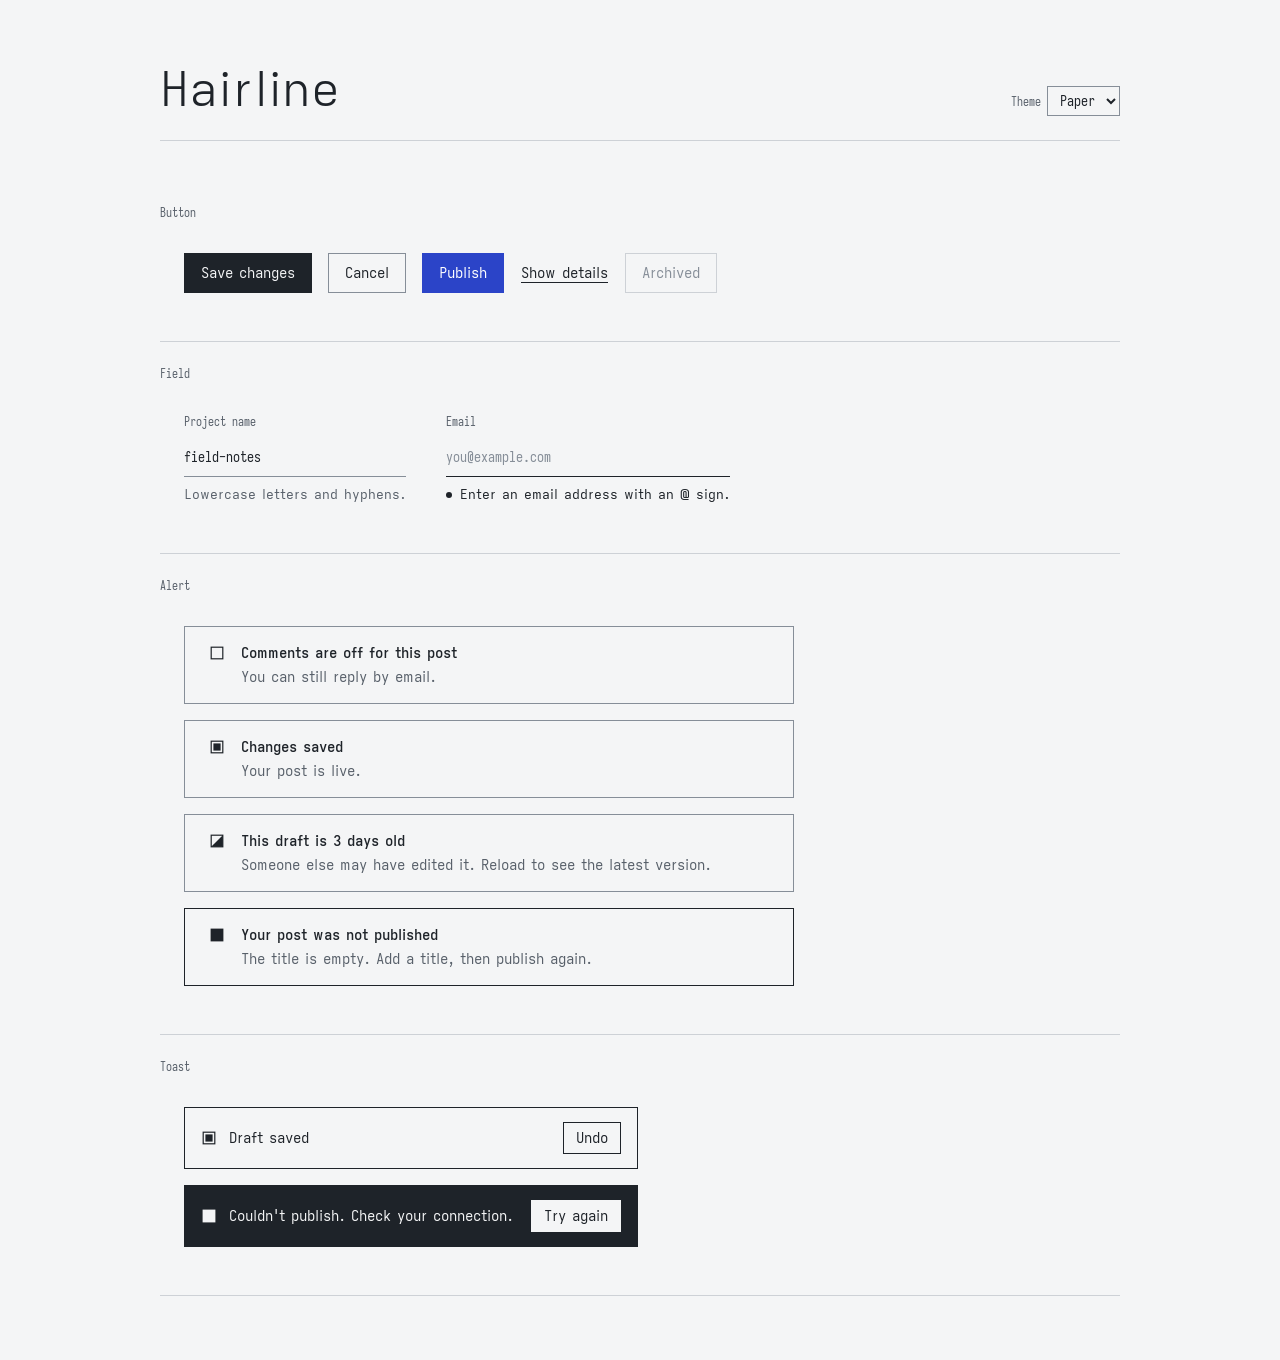
<file: docs/design-system/index.html>
<!doctype html>
<html lang="en"><head><meta charset="utf-8"><meta name="viewport" content="width=device-width, initial-scale=1">
<title>Hairline components</title>
<link rel="stylesheet" href="tokens.css"><link rel="stylesheet" href="components/bundle.css">
<style>
body{margin:0;background:var(--bg);color:var(--ink);font-family:var(--font-prose)}
main{max-width:960px;margin:0 auto;padding:64px 40px}
header{display:flex;justify-content:space-between;align-items:baseline;gap:16px;border-bottom:1px solid var(--line);padding-bottom:24px;margin-bottom:40px}
h1{font:var(--text-display);margin:0}
h2{font:var(--text-label);color:var(--ink-muted);margin:0 0 8px}
section{border-bottom:1px solid var(--line);padding:24px 0}
select{font:var(--text-code);background:var(--bg);color:var(--ink);border:1px solid var(--line-strong);border-radius:0;padding:4px 8px}
</style></head>
<body><main>
<header><h1>Hairline</h1>
<label style="font:var(--text-label);color:var(--ink-muted)">Theme
<select onchange="document.documentElement.dataset.theme=this.value"><option value="paper">Paper</option><option value="stark">Stark</option><option value="dark">Dark</option></select></label></header>
<section><h2>Button</h2><div style="display:flex;gap:16px;align-items:center;flex-wrap:wrap;padding:24px;background:var(--bg)">
  <button class="hl-button hl-button--primary">Save changes</button>
  <button class="hl-button">Cancel</button>
  <button class="hl-button hl-button--accent">Publish</button>
  <button class="hl-button hl-button--quiet">Show details</button>
  <button class="hl-button" disabled>Archived</button>
</div>
</section>
<section><h2>Field</h2><div style="display:flex;gap:40px;flex-wrap:wrap;padding:24px;background:var(--bg)">
  <label class="hl-field">
    <span class="hl-field__label">Project name</span>
    <input class="hl-field__input" value="field-notes">
    <span class="hl-field__help">Lowercase letters and hyphens.</span>
  </label>
  <label class="hl-field hl-field--error">
    <span class="hl-field__label">Email</span>
    <input class="hl-field__input" placeholder="you@example.com">
    <span class="hl-field__help">Enter an email address with an @ sign.</span>
  </label>
</div>
</section>
<section><h2>Alert</h2><div style="display:flex;flex-direction:column;gap:16px;padding:24px;background:var(--bg)">
  <div class="hl-alert" role="status"><svg class="hl-mark" viewBox="0 0 20 20" aria-hidden="true"><rect x="2.75" y="2.75" width="14.5" height="14.5" fill="none" stroke="currentColor" stroke-width="1.5"/></svg><div><div class="hl-alert__title">Comments are off for this post</div><div class="hl-alert__text">You can still reply by email.</div></div></div>
  <div class="hl-alert" role="status"><svg class="hl-mark" viewBox="0 0 20 20" aria-hidden="true"><rect x="2.75" y="2.75" width="14.5" height="14.5" fill="none" stroke="currentColor" stroke-width="1.5"/><rect x="5.5" y="5.5" width="9" height="9" fill="currentColor"/></svg><div><div class="hl-alert__title">Changes saved</div><div class="hl-alert__text">Your post is live.</div></div></div>
  <div class="hl-alert" role="status"><svg class="hl-mark" viewBox="0 0 20 20" aria-hidden="true"><rect x="2.75" y="2.75" width="14.5" height="14.5" fill="none" stroke="currentColor" stroke-width="1.5"/><path d="M2.75 17.25 L17.25 2.75 L17.25 17.25 Z" fill="currentColor"/></svg><div><div class="hl-alert__title">This draft is 3 days old</div><div class="hl-alert__text">Someone else may have edited it. Reload to see the latest version.</div></div></div>
  <div class="hl-alert hl-alert--error" role="alert"><svg class="hl-mark" viewBox="0 0 20 20" aria-hidden="true"><rect x="2" y="2" width="16" height="16" fill="currentColor"/></svg><div><div class="hl-alert__title">Your post was not published</div><div class="hl-alert__text">The title is empty. Add a title, then publish again.</div></div></div>
</div>
</section>
<section><h2>Toast</h2><div style="display:flex;flex-direction:column;gap:16px;padding:24px;background:var(--bg)">
  <div class="hl-toast" role="status"><div class="hl-toast__msg"><svg class="hl-mark" viewBox="0 0 20 20" aria-hidden="true"><rect x="2.75" y="2.75" width="14.5" height="14.5" fill="none" stroke="currentColor" stroke-width="1.5"/><rect x="5.5" y="5.5" width="9" height="9" fill="currentColor"/></svg><span>Draft saved</span></div><button class="hl-toast__action">Undo</button></div>
  <div class="hl-toast hl-toast--error" role="alert"><div class="hl-toast__msg"><svg class="hl-mark" viewBox="0 0 20 20" aria-hidden="true"><rect x="2" y="2" width="16" height="16" fill="currentColor"/></svg><span>Couldn't publish. Check your connection.</span></div><button class="hl-toast__action">Try again</button></div>
</div>
</section>
</main></body></html>
</file>
<file: docs/design-system/tokens.css>
/* Hairline — generated from tokens.json */

@font-face{font-family:"Iosevka";src:url("fonts/Iosevka-300.woff2") format("woff2");font-weight:300;font-style:normal;font-display:swap}
@font-face{font-family:"Iosevka";src:url("fonts/Iosevka-400.woff2") format("woff2");font-weight:400;font-style:normal;font-display:swap}
@font-face{font-family:"Iosevka";src:url("fonts/Iosevka-600.woff2") format("woff2");font-weight:600;font-style:normal;font-display:swap}
@font-face{font-family:"Iosevka Aile";src:url("fonts/IosevkaAile-300.woff2") format("woff2");font-weight:300;font-style:normal;font-display:swap}
@font-face{font-family:"Iosevka Aile";src:url("fonts/IosevkaAile-400.woff2") format("woff2");font-weight:400;font-style:normal;font-display:swap}
@font-face{font-family:"Iosevka Aile";src:url("fonts/IosevkaAile-400-italic.woff2") format("woff2");font-weight:400;font-style:italic;font-display:swap}
@font-face{font-family:"Iosevka Aile";src:url("fonts/IosevkaAile-600.woff2") format("woff2");font-weight:600;font-style:normal;font-display:swap}

:root, [data-theme="paper"] {
  --bg: #f4f5f6;
  --surface: #eceef0;
  --ink: #1e2329;
  --ink-muted: #58606a;
  --line: #cdd1d6;
  --line-strong: #868e98;
  --accent: #2b44c8;
  --accent-ink: #ffffff;
  --focus: var(--accent);
  --status-failing: #a8261d;
  --status-attention: #7d5600;
  --status-ready: #1f6a3c;
  --font-prose: "Iosevka Aile", "Helvetica Neue", Arial, sans-serif;
  --font-mono: Iosevka, "SF Mono", Menlo, Consolas, monospace;
  --space-1: 4px;
  --space-2: 8px;
  --space-3: 16px;
  --space-4: 24px;
  --space-5: 40px;
  --space-6: 64px;
  --space-7: 104px;
  --radius-none: 0;
  --radius-dot: 50%;
  --stroke-hair: 1px;
  --stroke-mark: 1.5px;
  --stroke-focus: 2px;
  --text-display: 300 48px/52px var(--font-prose);
  --text-heading: 400 24px/32px var(--font-prose);
  --text-subheading: 600 18px/26px var(--font-prose);
  --text-body: 400 16px/26px var(--font-prose);
  --text-small: 400 13px/20px var(--font-prose);
  --text-code: 400 14px/22px var(--font-mono);
  --text-data: 400 14px/20px var(--font-mono);
  --text-label: 400 12px/16px var(--font-mono);
}

[data-theme="stark"] {
  --bg: #ffffff;
  --surface: #f5f5f5;
  --ink: #000000;
  --ink-muted: #555555;
  --line: #d9d9d9;
  --line-strong: #8a8a8a;
  --accent: #2b44c8;
  --accent-ink: #ffffff;
  --focus: var(--accent);
}

[data-theme="dark"] {
  color-scheme: dark;
  --bg: #15181c;
  --surface: #1c2026;
  --ink: #e4e7ea;
  --ink-muted: #9aa2ac;
  --line: #2c3238;
  --line-strong: #6a727c;
  --accent: #8c9cff;
  --accent-ink: #15181c;
  --focus: var(--accent);
  --status-failing: #f2877d;
  --status-attention: #d9ac55;
  --status-ready: #7ccf97;
}

@media (prefers-color-scheme: dark) {
  :root:not([data-theme]) {
    color-scheme: dark;
    --bg: #15181c;
    --surface: #1c2026;
    --ink: #e4e7ea;
    --ink-muted: #9aa2ac;
    --line: #2c3238;
    --line-strong: #6a727c;
    --accent: #8c9cff;
    --accent-ink: #15181c;
    --focus: var(--accent);
    --status-failing: #f2877d;
    --status-attention: #d9ac55;
    --status-ready: #7ccf97;
  }
}
</file>
<file: docs/design-system/components/bundle.css>
/* Hairline components. Tokens come from tokens.css. */
.hl-button{font-family:var(--font-prose);font-size:14px;line-height:20px;font-weight:400;padding:9px 16px;border:1px solid var(--line-strong);border-radius:0;background:var(--bg);color:var(--ink);cursor:pointer}
.hl-button:hover{border-color:var(--ink)}
.hl-button:focus-visible{outline:2px solid var(--focus);outline-offset:2px}
.hl-button--primary{background:var(--ink);border-color:var(--ink);color:var(--bg)}
.hl-button--primary:hover{background:var(--ink-muted);border-color:var(--ink-muted)}
.hl-button--accent{background:var(--accent);border-color:var(--accent);color:var(--accent-ink)}
.hl-button--quiet{border-color:transparent;padding-left:0;padding-right:0;text-decoration:underline;text-decoration-thickness:1px;text-underline-offset:4px}
.hl-button:disabled{color:var(--line-strong);border-color:var(--line);background:var(--bg);cursor:not-allowed}
.hl-field{display:flex;flex-direction:column;gap:8px;max-width:320px}
.hl-field__label{font-family:var(--font-mono);font-size:12px;line-height:16px;color:var(--ink-muted)}
.hl-field__input{font-family:var(--font-mono);font-size:14px;line-height:22px;padding:8px 0;border:0;border-bottom:1px solid var(--line-strong);border-radius:0;background:transparent;color:var(--ink)}
.hl-field__input::placeholder{color:var(--line-strong)}
.hl-field__input:hover{border-bottom-color:var(--ink)}
.hl-field__input:focus{outline:none;border-bottom:2px solid var(--focus);padding-bottom:7px}
.hl-field__help{font-family:var(--font-prose);font-size:13px;line-height:20px;color:var(--ink-muted)}
.hl-field--error .hl-field__input{border-bottom-color:var(--ink)}
.hl-field--error .hl-field__help{color:var(--ink)}
.hl-field--error .hl-field__help::before{content:"";display:inline-block;width:6px;height:6px;border-radius:50%;background:var(--ink);margin-right:8px;vertical-align:1px}
.hl-mark{flex:none;width:16px;height:16px;margin-top:2px}
.hl-alert{display:flex;gap:16px;align-items:flex-start;padding:16px 24px;border:1px solid var(--line-strong);border-radius:0;background:var(--bg);color:var(--ink);font-family:var(--font-prose);max-width:560px}
.hl-alert--error{border-color:var(--ink)}
.hl-alert__title{font-size:14px;line-height:20px;font-weight:600}
.hl-alert__text{font-size:14px;line-height:20px;color:var(--ink-muted);margin-top:4px}
.hl-toast{display:flex;gap:16px;align-items:center;padding:14px 16px;border:1px solid var(--ink);border-radius:0;background:var(--bg);color:var(--ink);font-family:var(--font-prose);font-size:14px;line-height:20px;max-width:420px}
.hl-toast__msg{flex:1;display:flex;gap:12px;align-items:flex-start}
.hl-toast--error{background:var(--ink);color:var(--bg)}
.hl-toast__action{font-family:var(--font-prose);font-size:14px;line-height:20px;padding:5px 12px;border:1px solid currentColor;border-radius:0;background:transparent;color:inherit;cursor:pointer}
.hl-toast--error .hl-toast__action{background:var(--bg);color:var(--ink);border-color:var(--bg)}
.hl-toast__action:focus-visible{outline:2px solid var(--focus);outline-offset:2px}
.hl-nav{display:flex;gap:24px;font-family:var(--font-prose);font-size:14px;line-height:20px}
.hl-nav a{color:var(--ink-muted);text-decoration:none;padding-bottom:4px;border-bottom:2px solid transparent}
.hl-nav a[aria-current="page"]{color:var(--ink);border-bottom-color:var(--ink)}
</file>
